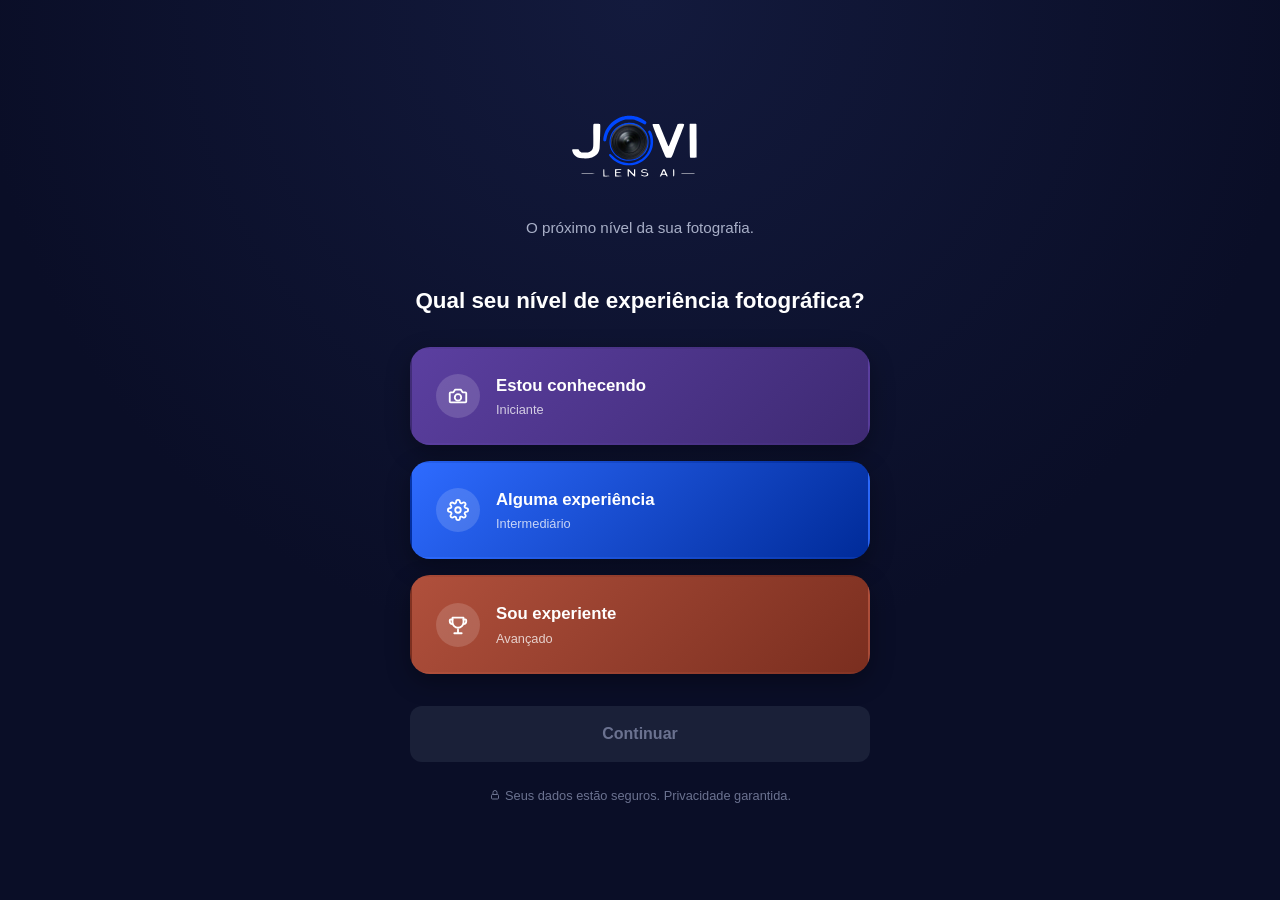
<file: pages/index.html>
<!DOCTYPE html>
<html lang="pt-br">
<head>
  <meta charset="UTF-8">
  <meta name="viewport" content="width=device-width, initial-scale=1.0">
  <title>JOVI Lens AI</title>
  <link rel="icon" href="/assets/icons/favicon.ico">

  <link rel="stylesheet" href="https://cdn.jsdelivr.net/npm/bootstrap@5.3.3/dist/css/bootstrap.min.css">
  <link rel="stylesheet" href="/css/root.css">
  <link rel="stylesheet" href="/css/index.css">
</head>
<body class="jovi-onboarding-body">

  <main class="jovi-onboarding">
    <div class="jovi-onboarding-card">

      <img src="/assets/jovi-lens-ai-logo.svg" alt="JOVI Lens AI" class="jovi-onboarding-logo">
      <p class="jovi-onboarding-tagline">O próximo nível da sua fotografia.</p>

      <h2 class="jovi-onboarding-question">Qual seu nível de experiência fotográfica?</h2>

      <div class="jovi-level-list" id="jovi-level-list">
        <button type="button" class="jovi-level-card jovi-level-iniciante" data-level="Iniciante">
          <span class="jovi-level-icon-badge">
            <svg width="22" height="22" viewBox="0 0 24 24" fill="none" xmlns="http://www.w3.org/2000/svg">
              <path d="M4 8H7L9 5H15L17 8H20C20.5523 8 21 8.44772 21 9V18C21 18.5523 20.5523 19 20 19H4C3.44772 19 3 18.5523 3 18V9C3 8.44772 3.44772 8 4 8Z" stroke="currentColor" stroke-width="2" stroke-linecap="round" stroke-linejoin="round"/>
              <circle cx="12" cy="13.5" r="3.5" stroke="currentColor" stroke-width="2"/>
            </svg>
          </span>
          <span class="jovi-level-text">
            <span class="jovi-level-name">Estou conhecendo</span>
            <span class="jovi-level-desc">Iniciante</span>
          </span>
        </button>

        <button type="button" class="jovi-level-card jovi-level-intermediario" data-level="Intermediário">
          <span class="jovi-level-icon-badge">
            <svg width="22" height="22" viewBox="0 0 24 24" fill="none" xmlns="http://www.w3.org/2000/svg">
              <path d="M12 15a3 3 0 100-6 3 3 0 000 6z" stroke="currentColor" stroke-width="2" stroke-linecap="round" stroke-linejoin="round"/>
              <path d="M19.4 15a1.65 1.65 0 00.33 1.82l.06.06a2 2 0 11-2.83 2.83l-.06-.06a1.65 1.65 0 00-1.82-.33 1.65 1.65 0 00-1 1.51V21a2 2 0 11-4 0v-.09a1.65 1.65 0 00-1-1.51 1.65 1.65 0 00-1.82.33l-.06.06a2 2 0 11-2.83-2.83l.06-.06a1.65 1.65 0 00.33-1.82 1.65 1.65 0 00-1.51-1H3a2 2 0 110-4h.09a1.65 1.65 0 001.51-1 1.65 1.65 0 00-.33-1.82l-.06-.06a2 2 0 112.83-2.83l.06.06a1.65 1.65 0 001.82.33H9a1.65 1.65 0 001-1.51V3a2 2 0 114 0v.09a1.65 1.65 0 001 1.51 1.65 1.65 0 001.82-.33l.06-.06a2 2 0 112.83 2.83l-.06.06a1.65 1.65 0 00-.33 1.82V9a1.65 1.65 0 001.51 1H21a2 2 0 110 4h-.09a1.65 1.65 0 00-1.51 1z" stroke="currentColor" stroke-width="2" stroke-linecap="round" stroke-linejoin="round"/>
            </svg>
          </span>
          <span class="jovi-level-text">
            <span class="jovi-level-name">Alguma experiência</span>
            <span class="jovi-level-desc">Intermediário</span>
          </span>
        </button>

        <button type="button" class="jovi-level-card jovi-level-avancado" data-level="Avançado">
          <span class="jovi-level-icon-badge">
            <svg width="22" height="22" viewBox="0 0 24 24" fill="none" xmlns="http://www.w3.org/2000/svg">
              <path d="M8 21H16M12 17V21M6 4H18V9C18 12.3137 15.3137 15 12 15C8.68629 15 6 12.3137 6 9V4Z" stroke="currentColor" stroke-width="2" stroke-linecap="round" stroke-linejoin="round"/>
              <path d="M6 6H4C3.44772 6 3 6.44772 3 7V8C3 9.65685 4.34315 11 6 11" stroke="currentColor" stroke-width="2" stroke-linecap="round" stroke-linejoin="round"/>
              <path d="M18 6H20C20.5523 6 21 6.44772 21 7V8C21 9.65685 19.6569 11 18 11" stroke="currentColor" stroke-width="2" stroke-linecap="round" stroke-linejoin="round"/>
            </svg>
          </span>
          <span class="jovi-level-text">
            <span class="jovi-level-name">Sou experiente</span>
            <span class="jovi-level-desc">Avançado</span>
          </span>
        </button>
      </div>

      <button type="button" class="jovi-btn-continuar" id="jovi-btn-continuar" disabled>
        Continuar
      </button>

      <p class="jovi-onboarding-footnote">
        <svg width="12" height="12" viewBox="0 0 24 24" fill="none" xmlns="http://www.w3.org/2000/svg" class="jovi-footnote-icon">
          <rect x="5" y="11" width="14" height="9" rx="2" stroke="currentColor" stroke-width="2"/>
          <path d="M8 11V7a4 4 0 118 0v4" stroke="currentColor" stroke-width="2" stroke-linecap="round"/>
        </svg>
        Seus dados estão seguros. Privacidade garantida.
      </p>

    </div>
  </main>

  <script src="/js/index.js"></script>
</body>
</html>
</file>
<file: css/root.css>
/* ==========================================================================
   JOVI LENS AI — DESIGN TOKENS (root de cores, tipografia, espaçamento)
   Importe este arquivo ANTES de qualquer outro CSS custom (depois do Bootstrap).
   Tudo aqui é var(--...) — nunca usar hex direto nos outros arquivos CSS.
   ========================================================================== */

:root {

  /* ---- Marca: azul primário (extraído da logo) ---- */
  --jovi-blue-500: #0047FF;   /* cor principal da marca (anel, botão primário) */
  --jovi-blue-400: #2E6BFF;
  --jovi-blue-300: #6E96FF;
  --jovi-blue-600: #0038CC;
  --jovi-blue-700: #002B99;

  /* ---- Acento secundário (dá a "cara de IA" — usar com moderação) ---- */
  --jovi-accent-500: #7B2FFF;  /* roxo — gradientes e destaques de IA */
  --jovi-accent-400: #9D5CFF;
  --jovi-cyan-400:   #2ED9FF; /* ciano — variação de gradiente, estados "ativo" */

  /* ---- Gradiente de marca (títulos, métricas, ícones ativos) ---- */
  --jovi-gradient-primary: linear-gradient(135deg, var(--jovi-blue-500) 0%, var(--jovi-accent-500) 100%);
  --jovi-gradient-glow:    radial-gradient(circle, rgba(0,71,255,0.35) 0%, rgba(123,47,255,0.15) 45%, transparent 70%);

  /* ---- Fundo (tema escuro, padrão do produto) ---- */
  --jovi-bg-base:      #0A0E27;  /* fundo principal das telas do app */
  --jovi-bg-elevated:  #12172E;  /* cards, painéis, navbar */
  --jovi-bg-overlay:   #1A2038;  /* modais, dropdowns, hover de card */
  --jovi-border-subtle: rgba(255, 255, 255, 0.08);
  --jovi-border-strong: rgba(255, 255, 255, 0.16);

  /* ---- Texto ---- */
  --jovi-text-primary:   #FFFFFF;
  --jovi-text-secondary: #A8AFC7; /* cinza-azulado, texto de apoio */
  --jovi-text-muted:     #6B7290;
  --jovi-text-on-blue:   #FFFFFF;

  /* ---- Estados semânticos ---- */
  --jovi-success: #22C55E;
  --jovi-warning: #F59E0B;
  --jovi-danger:  #EF4444;
  --jovi-info:    var(--jovi-cyan-400);

  /* ---- Score fotográfico (gauge: vermelho -> amarelo -> verde) ---- */
  --jovi-score-low:  var(--jovi-danger);
  --jovi-score-mid:  var(--jovi-warning);
  --jovi-score-high: var(--jovi-success);

  /* ---- Tipografia ---- */
  --jovi-font-base: 'Inter', -apple-system, BlinkMacSystemFont, 'Segoe UI', Roboto, sans-serif;
  --jovi-fw-regular: 400;
  --jovi-fw-medium: 500;
  --jovi-fw-semibold: 600;
  --jovi-fw-bold: 700;

  /* ---- Espaçamento (escala em rem, base 8px) ---- */
  --jovi-space-1: 0.25rem;  /* 4px */
  --jovi-space-2: 0.5rem;   /* 8px */
  --jovi-space-3: 0.75rem;  /* 12px */
  --jovi-space-4: 1rem;     /* 16px */
  --jovi-space-5: 1.5rem;   /* 24px */
  --jovi-space-6: 2rem;     /* 32px */
  --jovi-space-8: 3rem;     /* 48px */
  --jovi-space-10: 4rem;    /* 64px */

  /* ---- Raio de borda ---- */
  --jovi-radius-sm: 8px;
  --jovi-radius-md: 12px;
  --jovi-radius-lg: 20px;
  --jovi-radius-full: 999px;

  /* ---- Sombras (para dar profundidade sutil aos cards) ---- */
  --jovi-shadow-sm: 0 2px 8px rgba(0, 0, 0, 0.24);
  --jovi-shadow-md: 0 8px 24px rgba(0, 0, 0, 0.32);
  --jovi-shadow-glow-blue: 0 0 32px rgba(0, 71, 255, 0.25);

  /* ---- Transições ---- */
  --jovi-ease: cubic-bezier(0.4, 0, 0.2, 1);
  --jovi-duration-fast: 150ms;
  --jovi-duration-base: 250ms;

  /* ---- Cores de marca de redes sociais (para a tela de Compartilhar) ---- */
  --social-instagram-start: #f09433;
  --social-instagram-mid-1: #e6683c;
  --social-instagram-mid-2: #dc2743;
  --social-instagram-mid-3: #cc2366;
  --social-instagram-end:   #bc1888;
  --social-facebook:  #1877f2;
  --social-twitter:   #000000;
  --social-whatsapp:  #25d366;
  --social-tiktok-dark: #010101;
  --social-tiktok-cyan: #69c9d0;
  --social-tiktok-red:  #ee1d52;
}

/* Reset mínimo apoiado nos tokens acima — aplicar depois do Bootstrap */
body {
  background-color: var(--jovi-bg-base);
  color: var(--jovi-text-primary);
  font-family: var(--jovi-font-base);
}

a {
  color: var(--jovi-blue-400);
}

/* Utilitário de texto com gradiente — usar em títulos e métricas-chave */
.jovi-text-gradient {
  background: var(--jovi-gradient-primary);
  -webkit-background-clip: text;
  background-clip: text;
  color: transparent;
}
</file>
<file: css/index.css>
.jovi-onboarding-body {
  background: radial-gradient(circle at 50% 0%, #131a3d 0%, var(--jovi-bg-base) 60%);
  min-height: 100vh;
  margin: 0;
}

.jovi-onboarding {
  min-height: 100vh;
  display: flex;
  align-items: center;
  justify-content: center;
  padding: var(--jovi-space-6) var(--jovi-space-5);
}

.jovi-onboarding-card {
  width: 100%;
  max-width: 460px;
  display: flex;
  flex-direction: column;
  align-items: center;
  text-align: center;
}

.jovi-onboarding-logo {
  width: 220px;
  margin-bottom: var(--jovi-space-3);
}

.jovi-onboarding-tagline {
  color: var(--jovi-text-secondary);
  font-size: 0.95rem;
  margin-bottom: var(--jovi-space-8);
}

.jovi-onboarding-question {
  font-size: 1.4rem;
  font-weight: var(--jovi-fw-bold);
  color: var(--jovi-text-primary);
  margin-bottom: var(--jovi-space-6);
}

.jovi-level-list {
  width: 100%;
  display: flex;
  flex-direction: column;
  gap: var(--jovi-space-4);
  margin-bottom: var(--jovi-space-6);
}

.jovi-level-card {
  width: 100%;
  display: flex;
  align-items: center;
  gap: var(--jovi-space-4);
  padding: var(--jovi-space-5);
  border-radius: var(--jovi-radius-lg);
  border: 2px solid transparent;
  color: #fff;
  text-align: left;
  cursor: pointer;
  box-shadow: var(--jovi-shadow-md);
  transition: border-color var(--jovi-duration-fast) var(--jovi-ease),
              transform var(--jovi-duration-fast) var(--jovi-ease),
              box-shadow var(--jovi-duration-fast) var(--jovi-ease);
}

.jovi-level-card:hover {
  transform: translateY(-2px);
}

.jovi-level-card.jovi-level-selected {
  border-color: #fff;
  transform: translateY(-2px);
}

.jovi-level-iniciante {
  background: linear-gradient(135deg, #5B3FA0 0%, #3E2A73 100%);
}

.jovi-level-iniciante:hover,
.jovi-level-iniciante.jovi-level-selected {
  box-shadow: 0 8px 24px rgba(91, 63, 160, 0.45);
}

.jovi-level-intermediario {
  background: linear-gradient(135deg, var(--jovi-blue-400) 0%, var(--jovi-blue-700) 100%);
}

.jovi-level-intermediario:hover,
.jovi-level-intermediario.jovi-level-selected {
  box-shadow: 0 8px 24px rgba(0, 71, 255, 0.45);
}

.jovi-level-avancado {
  background: linear-gradient(135deg, #B0503C 0%, #7A2E1F 100%);
}

.jovi-level-avancado:hover,
.jovi-level-avancado.jovi-level-selected {
  box-shadow: 0 8px 24px rgba(176, 80, 60, 0.45);
}

.jovi-level-icon-badge {
  display: flex;
  align-items: center;
  justify-content: center;
  width: 44px;
  height: 44px;
  flex-shrink: 0;
  border-radius: 50%;
  background: rgba(255, 255, 255, 0.15);
  color: #fff;
}

.jovi-level-text {
  display: flex;
  flex-direction: column;
  gap: 2px;
}

.jovi-level-name {
  font-weight: var(--jovi-fw-semibold);
  font-size: 1.05rem;
}

.jovi-level-desc {
  font-size: 0.8rem;
  opacity: 0.75;
}

.jovi-btn-continuar {
  width: 100%;
  border: none;
  color: #fff;
  border-radius: var(--jovi-radius-md);
  padding: var(--jovi-space-4);
  font-weight: var(--jovi-fw-semibold);
  font-size: 1rem;
  background-color: var(--jovi-bg-overlay);
  color: var(--jovi-text-muted);
  cursor: not-allowed;
  transition: background var(--jovi-duration-base) var(--jovi-ease),
              color var(--jovi-duration-base) var(--jovi-ease),
              box-shadow var(--jovi-duration-base) var(--jovi-ease),
              transform var(--jovi-duration-fast) var(--jovi-ease);
}

.jovi-btn-continuar:not(:disabled) {
  background: var(--jovi-gradient-primary);
  color: #fff;
  cursor: pointer;
}

.jovi-btn-continuar:not(:disabled):hover {
  box-shadow: var(--jovi-shadow-glow-blue);
  transform: translateY(-1px);
}

.jovi-onboarding-footnote {
  color: var(--jovi-text-muted);
  font-size: 0.8rem;
  margin-top: var(--jovi-space-5);
  margin-bottom: 0;
  display: flex;
  align-items: center;
  justify-content: center;
  gap: var(--jovi-space-1);
}

.jovi-footnote-icon {
  flex-shrink: 0;
}
</file>
